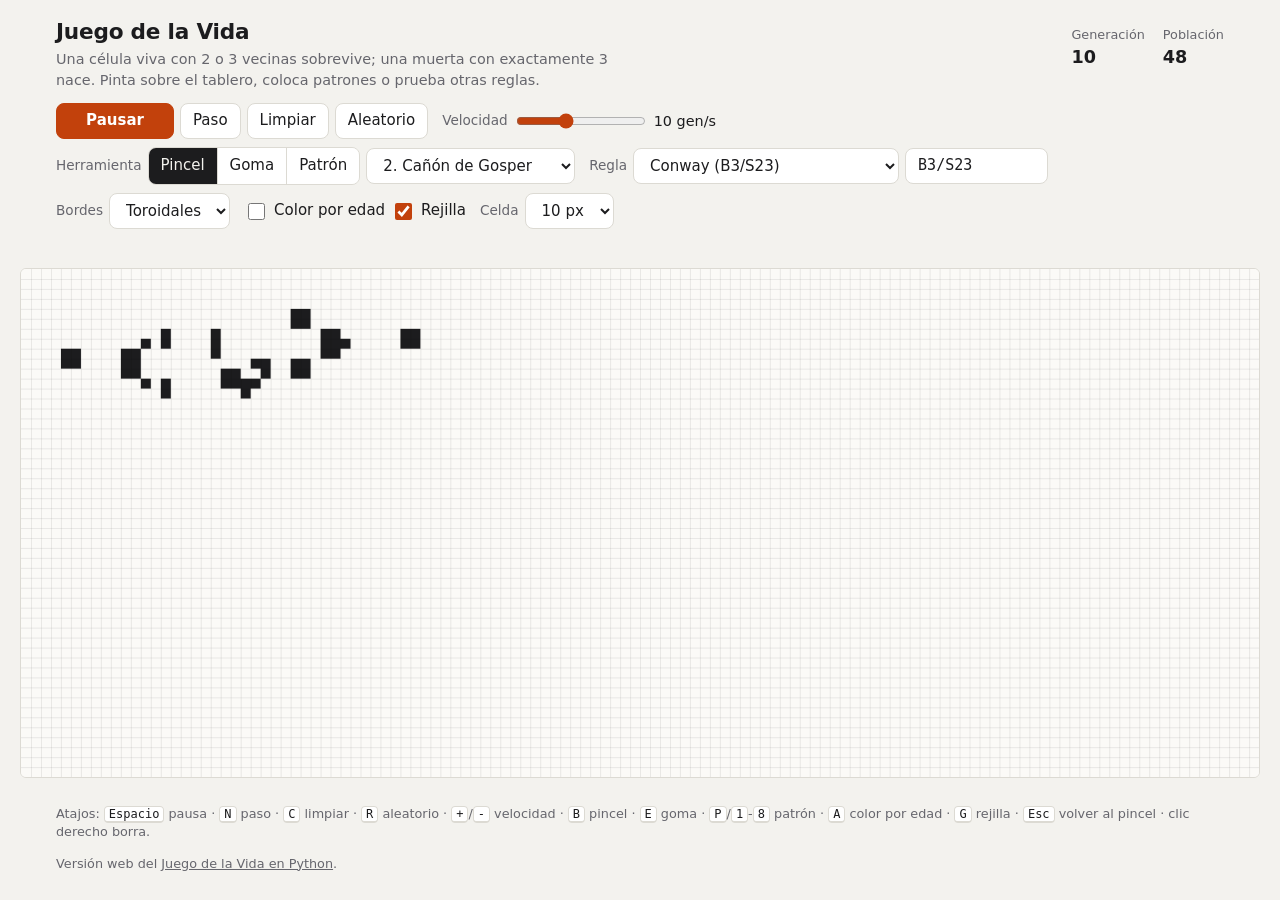
<file: docs/index.html>
<!doctype html>
<html lang="es">
<head>
<meta charset="utf-8">
<meta name="viewport" content="width=device-width, initial-scale=1">
<title>Juego de la Vida</title>
<meta name="description" content="El Juego de la Vida de Conway en el navegador: pinta células, coloca patrones clásicos y prueba otras reglas.">
<style>
  :root {
    color-scheme: light dark;
    --fondo: #f3f2ee;
    --panel: #ffffff;
    --texto: #1c1c1e;
    --suave: #66666d;
    --borde: #dcdad3;
    --acento: #c2410c;
    --acento-texto: #ffffff;
    --lienzo: #fbfaf7;
    --celula: #1c1c1e;
    --rejilla: rgba(0, 0, 0, 0.07);
    --fantasma: rgba(28, 110, 230, 0.55);
    --error: #c92a2a;
  }
  @media (prefers-color-scheme: dark) {
    :root {
      --fondo: #111113;
      --panel: #1b1b1e;
      --texto: #ececef;
      --suave: #9c9ca3;
      --borde: #2f2f34;
      --acento: #ffb03a;
      --acento-texto: #1b1b1e;
      --lienzo: #19191b;
      --celula: #ffffff;
      --rejilla: rgba(255, 255, 255, 0.06);
      --fantasma: rgba(90, 170, 255, 0.6);
      --error: #ff6b6b;
    }
  }
  * { box-sizing: border-box; }
  html, body { margin: 0; }
  body {
    background: var(--fondo);
    color: var(--texto);
    font: 15px/1.45 system-ui, -apple-system, "Segoe UI", Roboto, sans-serif;
    min-height: 100vh;
    display: flex;
    flex-direction: column;
  }
  header, .controles, footer { padding: 0 16px; max-width: 1200px; width: 100%; margin: 0 auto; }
  header {
    display: flex; flex-wrap: wrap; align-items: baseline; justify-content: space-between;
    gap: 4px 24px; padding-top: 16px;
  }
  h1 { font-size: 1.35rem; margin: 0; letter-spacing: -0.01em; }
  .intro { margin: 2px 0 0; color: var(--suave); font-size: 0.9rem; max-width: 62ch; }
  .estadisticas { display: flex; gap: 18px; font-variant-numeric: tabular-nums; }
  .estadisticas b { font-size: 1.1rem; }
  .estadisticas span { color: var(--suave); font-size: 0.8rem; display: block; }

  .controles { display: flex; flex-direction: column; gap: 8px; padding-top: 12px; padding-bottom: 10px; }
  .fila { display: flex; flex-wrap: wrap; align-items: center; gap: 8px 14px; }
  .grupo { display: flex; flex-wrap: wrap; align-items: center; gap: 6px; }
  .grupo > .etiqueta { color: var(--suave); font-size: 0.85rem; }

  button, select, input[type="text"] {
    font: inherit; color: var(--texto); background: var(--panel);
    border: 1px solid var(--borde); border-radius: 8px; padding: 6px 12px; min-height: 36px;
  }
  button { cursor: pointer; }
  button:hover { border-color: var(--suave); }
  button:focus-visible, select:focus-visible, input:focus-visible { outline: 2px solid var(--acento); outline-offset: 1px; }
  button.principal { background: var(--acento); color: var(--acento-texto); border-color: var(--acento); font-weight: 600; min-width: 118px; }
  .segmentado { display: inline-flex; border: 1px solid var(--borde); border-radius: 8px; overflow: hidden; }
  .segmentado button { border: 0; border-radius: 0; border-right: 1px solid var(--borde); }
  .segmentado button:last-child { border-right: 0; }
  .segmentado button[aria-pressed="true"] { background: var(--texto); color: var(--fondo); }
  input[type="text"] { width: 9.5em; font-family: ui-monospace, SFMono-Regular, Menlo, monospace; }
  input[aria-invalid="true"] { border-color: var(--error); color: var(--error); }
  input[type="range"] { accent-color: var(--acento); width: 130px; }
  label.check { display: inline-flex; align-items: center; gap: 6px; cursor: pointer; }
  input[type="checkbox"] { accent-color: var(--acento); width: 17px; height: 17px; }
  .valor { font-variant-numeric: tabular-nums; min-width: 5.5em; font-size: 0.9rem; }

  .tablero {
    flex: 1; min-height: 300px; margin: 0 16px 10px; display: flex; align-items: center; justify-content: center;
  }
  canvas {
    display: block; background: var(--lienzo); border: 1px solid var(--borde); border-radius: 6px;
    touch-action: none; cursor: crosshair;
  }
  footer { color: var(--suave); font-size: 0.8rem; padding-bottom: 14px; }
  footer kbd {
    font: 0.75rem ui-monospace, monospace; border: 1px solid var(--borde); border-bottom-width: 2px;
    border-radius: 4px; padding: 0 4px; background: var(--panel); color: var(--texto);
  }
  footer a { color: inherit; }
  .aviso { color: var(--error); font-size: 0.85rem; min-height: 1.2em; }
  @media (max-width: 600px) {
    /* en el movil el tablero va primero, justo bajo el titulo */
    header { order: 0; }
    .tablero { order: 1; flex: none; height: 62svh; min-height: 280px; margin-top: 10px; }
    .controles { order: 2; }
    footer { order: 3; }
    .intro { display: none; }
    .ocultar-movil { display: none; }
    input[type="range"] { width: 100px; }
  }
</style>
</head>
<body>
<header>
  <div>
    <h1>Juego de la Vida</h1>
    <p class="intro">Una célula viva con 2 o 3 vecinas sobrevive; una muerta con exactamente 3 nace. Pinta sobre el tablero, coloca patrones o prueba otras reglas.</p>
  </div>
  <div class="estadisticas" aria-live="off">
    <div><span>Generación</span><b id="generacion">0</b></div>
    <div><span>Población</span><b id="poblacion">0</b></div>
  </div>
</header>

<section class="controles" aria-label="Controles">
  <div class="fila">
    <div class="grupo">
      <button id="reproducir" class="principal" title="Espacio">Pausar</button>
      <button id="paso" title="N">Paso</button>
      <button id="limpiar" title="C">Limpiar</button>
      <button id="aleatorio" title="R">Aleatorio</button>
    </div>
    <div class="grupo">
      <label class="etiqueta" for="velocidad">Velocidad</label>
      <input id="velocidad" type="range" min="0" max="8" step="1" value="3">
      <span id="velocidad-valor" class="valor">10 gen/s</span>
    </div>
  </div>
  <div class="fila">
    <div class="grupo">
      <span class="etiqueta">Herramienta</span>
      <div class="segmentado" role="group" aria-label="Herramienta">
        <button data-herramienta="pincel" aria-pressed="true" title="B">Pincel</button>
        <button data-herramienta="goma" aria-pressed="false" title="E">Goma</button>
        <button data-herramienta="patron" aria-pressed="false" title="P o 1-8">Patrón</button>
      </div>
      <select id="patron" aria-label="Patrón a colocar"></select>
    </div>
    <div class="grupo">
      <label class="etiqueta" for="regla">Regla</label>
      <select id="preset" aria-label="Reglas conocidas"></select>
      <input id="regla" type="text" value="B3/S23" spellcheck="false" autocomplete="off" aria-describedby="aviso">
    </div>
    <div class="grupo">
      <label class="etiqueta" for="bordes">Bordes</label>
      <select id="bordes">
        <option value="toroidal">Toroidales</option>
        <option value="fijos">Fijos</option>
      </select>
    </div>
    <div class="grupo">
      <label class="check"><input id="color-edad" type="checkbox"> Color por edad</label>
      <label class="check"><input id="mostrar-rejilla" type="checkbox" checked> Rejilla</label>
    </div>
    <div class="grupo">
      <label class="etiqueta" for="celda">Celda</label>
      <select id="celda">
        <option value="6">6 px</option>
        <option value="10">10 px</option>
        <option value="14">14 px</option>
        <option value="20">20 px</option>
      </select>
    </div>
  </div>
  <div id="aviso" class="aviso" role="status"></div>
</section>

<div class="tablero" id="tablero">
  <canvas id="lienzo" aria-label="Tablero del Juego de la Vida. Pulsa o arrastra para pintar células."></canvas>
</div>

<footer>
  <p class="ocultar-movil">
    Atajos: <kbd>Espacio</kbd> pausa · <kbd>N</kbd> paso · <kbd>C</kbd> limpiar · <kbd>R</kbd> aleatorio ·
    <kbd>+</kbd>/<kbd>-</kbd> velocidad · <kbd>B</kbd> pincel · <kbd>E</kbd> goma · <kbd>P</kbd>/<kbd>1</kbd>-<kbd>8</kbd> patrón ·
    <kbd>A</kbd> color por edad · <kbd>G</kbd> rejilla · <kbd>Esc</kbd> volver al pincel · clic derecho borra.
  </p>
  <p>Versión web del <a href="https://github.com/jdxaquino/game-of-life">Juego de la Vida en Python</a>.</p>
</footer>

<!-- Copias exactas de patrones/*.rle (un test comprueba que coinciden). -->
<script type="text/plain" data-patron="bellota">
#N Bellota (acorn)
#C Siete células que evolucionan durante 5206 generaciones antes de estabilizarse.
x = 7, y = 3, rule = B3/S23
bo5b$3bo3b$2o2b3o!
</script>
<script type="text/plain" data-patron="canon-gosper">
#N Cañón de Gosper
#C El primer patrón descubierto que crece sin límite: dispara un glider cada 30 generaciones.
#C Bill Gosper, 1970.
x = 36, y = 9, rule = B3/S23
24bo$22bobo$12b2o6b2o12b2o$11bo3bo4b2o12b2o$2o8bo5bo3b2o$2o8bo3bob2o4b
obo$10bo5bo7bo$11bo3bo$12b2o!
</script>
<script type="text/plain" data-patron="diehard">
#N Diehard
#C Siete células que desaparecen por completo tras 130 generaciones.
x = 8, y = 3, rule = B3/S23
6bob$2o6b$bo3b3o!
</script>
<script type="text/plain" data-patron="glider">
#N Glider
#C La nave espacial más pequeña: avanza una celda en diagonal cada 4 generaciones.
x = 3, y = 3, rule = B3/S23
bo$2bo$3o!
</script>
<script type="text/plain" data-patron="nave-ligera">
#N Nave ligera (LWSS)
#C Lightweight spaceship: avanza dos celdas en horizontal cada 4 generaciones.
x = 5, y = 4, rule = B3/S23
bo2bo$o4b$o3bo$4o!
</script>
<script type="text/plain" data-patron="pentadecatlon">
#N Pentadecatlón
#C Oscilador de periodo 15.
x = 10, y = 3, rule = B3/S23
2bo4bo$2ob4ob2o$2bo4bo!
</script>
<script type="text/plain" data-patron="pulsar">
#N Pulsar
#C El oscilador de periodo 3 más común.
x = 13, y = 13, rule = B3/S23
2b3o3b3o2$o4bobo4bo$o4bobo4bo$o4bobo4bo$2b3o3b3o2$2b3o3b3o$o4bobo4bo$o
4bobo4bo$o4bobo4bo2$2b3o3b3o!
</script>
<script type="text/plain" data-patron="r-pentomino">
#N R-pentominó
#C Cinco células que tardan 1103 generaciones en estabilizarse.
x = 3, y = 3, rule = B3/S23
b2o$2o$bo!
</script>

<script>
"use strict";

// --- reglas y patrones ------------------------------------------------------

const PRESETS = [
  ["conway", "Conway", "B3/S23"],
  ["highlife", "HighLife", "B36/S23"],
  ["seeds", "Seeds", "B2/S"],
  ["dia-y-noche", "Día y noche", "B3678/S34678"],
  ["sin-muerte", "Sin muerte", "B3/S012345678"],
  ["laberinto", "Laberinto", "B3/S12345"],
];
const VELOCIDADES = [1, 2, 5, 10, 20, 30, 60, 120, 240];
const MAX_PASOS_POR_FRAME = 8;
const DENSIDAD = 0.25;

function parseRegla(texto) {
  const m = /^B([0-8]*)\/S([0-8]*)$/i.exec(texto.trim());
  if (!m) return null;
  const nacer = new Uint8Array(9), sobrevivir = new Uint8Array(9);
  for (const d of m[1]) nacer[+d] = 1;
  for (const d of m[2]) sobrevivir[+d] = 1;
  const digitos = (t) => [...t].map(Number).filter((d, i, a) => a.indexOf(d) === i).sort().join("");
  return { nacer, sobrevivir, texto: `B${digitos(m[1])}/S${digitos(m[2])}` };
}

function parseRLE(texto, nombre) {
  let ancho = 0, alto = 0;
  const cuerpo = [];
  for (let linea of texto.split("\n")) {
    linea = linea.trim();
    if (!linea) continue;
    if (linea.startsWith("#")) {
      if (linea[1] === "N") nombre = linea.slice(2).trim();
      continue;
    }
    if (!cuerpo.length && /^x\s*=/i.test(linea)) {
      ancho = +(/x\s*=\s*(\d+)/i.exec(linea) || [0, 0])[1];
      alto = +(/y\s*=\s*(\d+)/i.exec(linea) || [0, 0])[1];
      continue;
    }
    cuerpo.push(linea);
    if (linea.includes("!")) break;
  }
  const datos = cuerpo.join("").split("!")[0];
  const vivas = [];
  let f = 0, c = 0;
  for (const [, cuenta, simbolo] of datos.matchAll(/(\d*)([^\d\s])/g)) {
    const n = cuenta ? +cuenta : 1;
    if (simbolo === "$") { f += n; c = 0; }
    else if (simbolo === "b" || simbolo === ".") c += n;
    else { for (let i = 0; i < n; i++) vivas.push([f, c + i]); c += n; }
  }
  for (const [vf, vc] of vivas) { alto = Math.max(alto, vf + 1); ancho = Math.max(ancho, vc + 1); }
  return { nombre, ancho, alto, vivas };
}

const PATRONES = [...document.querySelectorAll("script[data-patron]")]
  .map((s) => parseRLE(s.textContent, s.dataset.patron));

// --- estado -------------------------------------------------------------------

const S = {
  cols: 0, filas: 0, celda: 12,
  grid: new Uint8Array(0), siguiente: new Uint8Array(0), edad: new Uint16Array(0),
  generacion: 0, poblacion: 0,
  regla: parseRegla("B3/S23"), toroidal: true,
  corriendo: true, velocidad: 10, acumulado: 0,
  colorEdad: false, rejilla: true,
  herramienta: "pincel", patron: 0,
  trazo: null, ultima: null, cursor: null,
};

const $ = (id) => document.getElementById(id);
const lienzo = $("lienzo");
const ctx = lienzo.getContext("2d");
const fuera = document.createElement("canvas");
const ctxFuera = fuera.getContext("2d");
let imagen = null;

// --- motor ---------------------------------------------------------------------

function paso() {
  const { cols, filas, grid, siguiente, edad, regla, toroidal } = S;
  let poblacion = 0;
  for (let f = 0; f < filas; f++) {
    for (let c = 0; c < cols; c++) {
      let n = 0;
      for (let df = -1; df <= 1; df++) {
        let ff = f + df;
        if (ff < 0 || ff >= filas) { if (!toroidal) continue; ff = (ff + filas) % filas; }
        const base = ff * cols;
        for (let dc = -1; dc <= 1; dc++) {
          if (df === 0 && dc === 0) continue;
          let cc = c + dc;
          if (cc < 0 || cc >= cols) { if (!toroidal) continue; cc = (cc + cols) % cols; }
          n += grid[base + cc];
        }
      }
      const i = f * cols + c;
      const viva = grid[i] ? regla.sobrevivir[n] : regla.nacer[n];
      siguiente[i] = viva;
      edad[i] = viva ? Math.min(edad[i] + 1, 65535) : 0;
      poblacion += viva;
    }
  }
  S.grid = siguiente;
  S.siguiente = grid;
  S.generacion++;
  S.poblacion = poblacion;
}

function contar() {
  let p = 0;
  for (const v of S.grid) p += v;
  S.poblacion = p;
}

function poner(f, c, valor) {
  if (S.toroidal) {
    f = ((f % S.filas) + S.filas) % S.filas;
    c = ((c % S.cols) + S.cols) % S.cols;
  } else if (f < 0 || f >= S.filas || c < 0 || c >= S.cols) {
    return;
  }
  const i = f * S.cols + c;
  if (S.grid[i] !== valor) {
    S.grid[i] = valor;
    S.edad[i] = valor;
    S.poblacion += valor ? 1 : -1;
  }
}

function limpiar() {
  S.grid.fill(0); S.edad.fill(0);
  S.generacion = 0; S.poblacion = 0;
}

function aleatorio() {
  for (let i = 0; i < S.grid.length; i++) {
    S.grid[i] = Math.random() < DENSIDAD ? 1 : 0;
    S.edad[i] = S.grid[i];
  }
  S.generacion = 0;
  contar();
}

function estampar(f, c) {
  const p = PATRONES[S.patron];
  const f0 = f - Math.floor(p.alto / 2), c0 = c - Math.floor(p.ancho / 2);
  for (const [pf, pc] of p.vivas) poner(f0 + pf, c0 + pc, 1);
}

// --- tamaño del tablero --------------------------------------------------------

function redimensionar() {
  const caja = $("tablero").getBoundingClientRect();
  const cols = Math.max(5, Math.floor((caja.width - 2) / S.celda));
  const filas = Math.max(5, Math.floor((caja.height - 2) / S.celda));
  if (cols === S.cols && filas === S.filas && imagen) { dibujar(); return; }

  // conservar lo que haya, centrado en el nuevo tablero
  const grid = new Uint8Array(cols * filas), edad = new Uint16Array(cols * filas);
  const df = Math.floor((filas - S.filas) / 2), dc = Math.floor((cols - S.cols) / 2);
  for (let f = 0; f < S.filas; f++) {
    for (let c = 0; c < S.cols; c++) {
      const nf = f + df, nc = c + dc;
      if (nf >= 0 && nf < filas && nc >= 0 && nc < cols) {
        grid[nf * cols + nc] = S.grid[f * S.cols + c];
        edad[nf * cols + nc] = S.edad[f * S.cols + c];
      }
    }
  }
  Object.assign(S, { cols, filas, grid, edad, siguiente: new Uint8Array(cols * filas) });
  contar();

  const dpr = window.devicePixelRatio || 1;
  lienzo.style.width = `${cols * S.celda}px`;
  lienzo.style.height = `${filas * S.celda}px`;
  lienzo.width = Math.round(cols * S.celda * dpr);
  lienzo.height = Math.round(filas * S.celda * dpr);
  ctx.setTransform(dpr, 0, 0, dpr, 0, 0);
  fuera.width = cols;
  fuera.height = filas;
  imagen = ctxFuera.createImageData(cols, filas);
  dibujar();
}

// --- dibujo --------------------------------------------------------------------

const COLORES = {};
let paleta = null;

// convierte cualquier color CSS a [r, g, b] usando el propio canvas
function aRGB(css) {
  ctxFuera.fillStyle = "#000";
  ctxFuera.fillStyle = css;
  const v = ctxFuera.fillStyle;
  if (v.startsWith("#")) {
    const n = parseInt(v.slice(1), 16);
    return [(n >> 16) & 255, (n >> 8) & 255, n & 255];
  }
  return v.match(/[\d.]+/g).slice(0, 3).map(Number);
}

function leerColores() {
  const estilo = getComputedStyle(document.documentElement);
  for (const nombre of ["lienzo", "celula", "rejilla", "fantasma"]) {
    COLORES[nombre] = estilo.getPropertyValue(`--${nombre}`).trim();
  }
  COLORES.lienzoRGB = aRGB(COLORES.lienzo);
  COLORES.celulaRGB = aRGB(COLORES.celula);

  // edad -> color: las recién nacidas con el color de célula, luego tonos cálidos y fríos
  const oscuro = matchMedia("(prefers-color-scheme: dark)").matches;
  const paradas = oscuro
    ? [[1, [255, 255, 255]], [4, [255, 235, 120]], [12, [255, 160, 50]], [30, [230, 60, 70]], [80, [150, 50, 170]], [255, [70, 70, 200]]]
    : [[1, [28, 28, 30]], [4, [120, 60, 10]], [12, [214, 90, 20]], [30, [214, 51, 108]], [80, [112, 72, 232]], [255, [28, 126, 214]]];
  paleta = new Uint8Array(256 * 3);
  for (let e = 1; e < 256; e++) {
    let k = 0;
    while (k < paradas.length - 2 && e > paradas[k + 1][0]) k++;
    const [e0, c0] = paradas[k], [e1, c1] = paradas[k + 1];
    const t = Math.min(1, Math.max(0, (e - e0) / (e1 - e0)));
    for (let j = 0; j < 3; j++) paleta[e * 3 + j] = Math.round(c0[j] + (c1[j] - c0[j]) * t);
  }
}

function dibujar() {
  if (!imagen) return;
  const datos = imagen.data;
  const [lr, lg, lb] = COLORES.lienzoRGB, [cr, cg, cb] = COLORES.celulaRGB;
  for (let i = 0, j = 0; i < S.grid.length; i++, j += 4) {
    if (!S.grid[i]) { datos[j] = lr; datos[j + 1] = lg; datos[j + 2] = lb; }
    else if (S.colorEdad) {
      const e = Math.min(S.edad[i], 255) * 3;
      datos[j] = paleta[e]; datos[j + 1] = paleta[e + 1]; datos[j + 2] = paleta[e + 2];
    } else { datos[j] = cr; datos[j + 1] = cg; datos[j + 2] = cb; }
    datos[j + 3] = 255;
  }
  ctxFuera.putImageData(imagen, 0, 0);
  const ancho = S.cols * S.celda, alto = S.filas * S.celda;
  ctx.imageSmoothingEnabled = false;
  ctx.drawImage(fuera, 0, 0, ancho, alto);

  if (S.rejilla && S.celda >= 6) {
    ctx.beginPath();
    for (let c = 1; c < S.cols; c++) { ctx.moveTo(c * S.celda + 0.5, 0); ctx.lineTo(c * S.celda + 0.5, alto); }
    for (let f = 1; f < S.filas; f++) { ctx.moveTo(0, f * S.celda + 0.5); ctx.lineTo(ancho, f * S.celda + 0.5); }
    ctx.strokeStyle = COLORES.rejilla;
    ctx.lineWidth = 1;
    ctx.stroke();
  }

  if (S.herramienta === "patron" && S.cursor) {
    const p = PATRONES[S.patron];
    const f0 = S.cursor[0] - Math.floor(p.alto / 2), c0 = S.cursor[1] - Math.floor(p.ancho / 2);
    ctx.fillStyle = COLORES.fantasma;
    for (const [pf, pc] of p.vivas) ctx.fillRect((c0 + pc) * S.celda, (f0 + pf) * S.celda, S.celda, S.celda);
  }

  $("generacion").textContent = S.generacion.toLocaleString("es");
  $("poblacion").textContent = S.poblacion.toLocaleString("es");
}

// --- bucle ---------------------------------------------------------------------

let anterior = performance.now();
function bucle(ahora) {
  const dt = Math.min((ahora - anterior) / 1000, 0.25);
  anterior = ahora;
  if (S.corriendo) {
    S.acumulado += dt;
    const intervalo = 1 / S.velocidad;
    let pasos = 0;
    while (S.acumulado >= intervalo && pasos < MAX_PASOS_POR_FRAME) {
      paso();
      S.acumulado -= intervalo;
      pasos++;
    }
    if (pasos === MAX_PASOS_POR_FRAME) S.acumulado = 0;
  }
  dibujar();
  requestAnimationFrame(bucle);
}

// --- controles -----------------------------------------------------------------

function alternarReproduccion(valor = !S.corriendo) {
  S.corriendo = valor;
  S.acumulado = 0;
  $("reproducir").textContent = valor ? "Pausar" : "Reproducir";
  $("reproducir").setAttribute("aria-pressed", String(!valor));
}

function avanzarUno() {
  paso();
  dibujar();
}

function fijarVelocidad(indice) {
  indice = Math.max(0, Math.min(VELOCIDADES.length - 1, indice));
  S.velocidad = VELOCIDADES[indice];
  $("velocidad").value = indice;
  $("velocidad-valor").textContent = `${S.velocidad} gen/s`;
}

function fijarHerramienta(nombre) {
  S.herramienta = nombre;
  for (const b of document.querySelectorAll("[data-herramienta]")) {
    b.setAttribute("aria-pressed", String(b.dataset.herramienta === nombre));
  }
}

function fijarPatron(indice) {
  S.patron = ((indice % PATRONES.length) + PATRONES.length) % PATRONES.length;
  $("patron").value = S.patron;
  fijarHerramienta("patron");
}

function fijarRegla(texto) {
  const regla = parseRegla(texto);
  const entrada = $("regla");
  if (!regla) {
    entrada.setAttribute("aria-invalid", "true");
    $("aviso").textContent = "Regla no válida: usa la notación B/S, por ejemplo B3/S23 o B36/S23.";
    return;
  }
  entrada.removeAttribute("aria-invalid");
  $("aviso").textContent = "";
  S.regla = regla;
  entrada.value = regla.texto;
  const preset = PRESETS.find((p) => p[2] === regla.texto);
  $("preset").value = preset ? preset[0] : "";
}

$("reproducir").addEventListener("click", () => alternarReproduccion());
$("paso").addEventListener("click", avanzarUno);
$("limpiar").addEventListener("click", () => { limpiar(); dibujar(); });
$("aleatorio").addEventListener("click", () => { aleatorio(); dibujar(); });
$("velocidad").addEventListener("input", (e) => fijarVelocidad(+e.target.value));
for (const b of document.querySelectorAll("[data-herramienta]")) {
  b.addEventListener("click", () => fijarHerramienta(b.dataset.herramienta));
}

const selPatron = $("patron");
PATRONES.forEach((p, i) => selPatron.add(new Option(`${i + 1}. ${p.nombre}`, i)));
selPatron.addEventListener("change", (e) => fijarPatron(+e.target.value));

const selPreset = $("preset");
selPreset.add(new Option("Personalizada", ""));
for (const [clave, nombre, texto] of PRESETS) selPreset.add(new Option(`${nombre} (${texto})`, clave));
selPreset.addEventListener("change", (e) => {
  const p = PRESETS.find((x) => x[0] === e.target.value);
  if (p) fijarRegla(p[2]);
});
$("regla").addEventListener("change", (e) => fijarRegla(e.target.value));
$("regla").addEventListener("keydown", (e) => { if (e.key === "Enter") fijarRegla(e.target.value); });

$("bordes").addEventListener("change", (e) => { S.toroidal = e.target.value === "toroidal"; });
$("color-edad").addEventListener("change", (e) => { S.colorEdad = e.target.checked; dibujar(); });
$("mostrar-rejilla").addEventListener("change", (e) => { S.rejilla = e.target.checked; dibujar(); });
$("celda").addEventListener("change", (e) => { S.celda = +e.target.value; redimensionar(); });

// pintar con ratón, lápiz o dedo
function celdaDe(evento, ajustar) {
  const r = lienzo.getBoundingClientRect();
  let f = Math.floor((evento.clientY - r.top) / S.celda);
  let c = Math.floor((evento.clientX - r.left) / S.celda);
  if (ajustar) {
    f = Math.max(0, Math.min(S.filas - 1, f));
    c = Math.max(0, Math.min(S.cols - 1, c));
  } else if (f < 0 || f >= S.filas || c < 0 || c >= S.cols) {
    return null;
  }
  return [f, c];
}

function linea([f0, c0], [f1, c1]) {
  const df = Math.abs(f1 - f0), dc = -Math.abs(c1 - c0);
  const sf = f0 < f1 ? 1 : -1, sc = c0 < c1 ? 1 : -1;
  let err = df + dc;
  for (;;) {
    poner(f0, c0, S.trazo);
    if (f0 === f1 && c0 === c1) return;
    const e2 = 2 * err;
    if (e2 >= dc) { err += dc; f0 += sf; }
    if (e2 <= df) { err += df; c0 += sc; }
  }
}

lienzo.addEventListener("pointerdown", (e) => {
  const celda = celdaDe(e, false);
  if (!celda) return;
  S.cursor = celda;
  if (S.herramienta === "patron" && e.button === 0) {
    estampar(...celda);
  } else if (S.herramienta === "patron" && e.button === 2) {
    fijarHerramienta("pincel");
  } else {
    S.trazo = S.herramienta === "goma" || e.button === 2 ? 0 : 1;
    S.ultima = celda;
    poner(celda[0], celda[1], S.trazo);
    lienzo.setPointerCapture(e.pointerId);
  }
  dibujar();
});
lienzo.addEventListener("pointermove", (e) => {
  S.cursor = celdaDe(e, true);
  if (S.trazo !== null) {
    linea(S.ultima, S.cursor);
    S.ultima = S.cursor;
  }
});
const terminarTrazo = () => { S.trazo = null; };
lienzo.addEventListener("pointerup", terminarTrazo);
lienzo.addEventListener("pointercancel", terminarTrazo);
lienzo.addEventListener("pointerleave", () => { if (S.trazo === null) S.cursor = null; });
lienzo.addEventListener("contextmenu", (e) => e.preventDefault());

// atajos de teclado
document.addEventListener("keydown", (e) => {
  if (e.ctrlKey || e.metaKey || e.altKey) return;
  const t = e.target;
  if (t.matches("input[type=text], select")) return;
  if (e.key === " " && t.matches("button, input")) return; // Espacio ya activa el control enfocado
  const k = e.key.toLowerCase();
  const acciones = {
    " ": () => alternarReproduccion(),
    n: avanzarUno,
    c: () => { limpiar(); dibujar(); },
    r: () => { aleatorio(); dibujar(); },
    "+": () => fijarVelocidad(VELOCIDADES.indexOf(S.velocidad) + 1),
    "=": () => fijarVelocidad(VELOCIDADES.indexOf(S.velocidad) + 1),
    "-": () => fijarVelocidad(VELOCIDADES.indexOf(S.velocidad) - 1),
    a: () => $("color-edad").click(),
    g: () => $("mostrar-rejilla").click(),
    b: () => fijarHerramienta("pincel"),
    e: () => fijarHerramienta("goma"),
    p: () => fijarPatron(S.herramienta === "patron" ? S.patron + 1 : S.patron),
    escape: () => fijarHerramienta("pincel"),
  };
  if (acciones[k]) {
    e.preventDefault();
    acciones[k]();
  } else if (/^[1-9]$/.test(k) && +k <= PATRONES.length) {
    fijarPatron(+k - 1);
  }
});

// --- inicio --------------------------------------------------------------------

matchMedia("(prefers-color-scheme: dark)").addEventListener("change", () => { leerColores(); dibujar(); });
leerColores();

S.celda = matchMedia("(pointer: coarse)").matches ? 14 : 10;
$("celda").value = S.celda;
fijarVelocidad(VELOCIDADES.indexOf(10));
fijarHerramienta("pincel");
selPreset.value = "conway";

let pendiente = false;
new ResizeObserver(() => {
  if (pendiente) return;
  pendiente = true;
  requestAnimationFrame(() => { pendiente = false; redimensionar(); });
}).observe($("tablero"));
redimensionar();

// empezar con el cañón de Gosper si cabe; si no, con células al azar
const canon = PATRONES.findIndex((p) => p.nombre.startsWith("Cañón"));
if (S.cols >= 44 && S.filas >= 24) {
  S.patron = canon;
  estampar(8, 22);
  selPatron.value = canon;
} else {
  aleatorio();
}
dibujar();
requestAnimationFrame(bucle);
</script>
</body>
</html>
</file>
